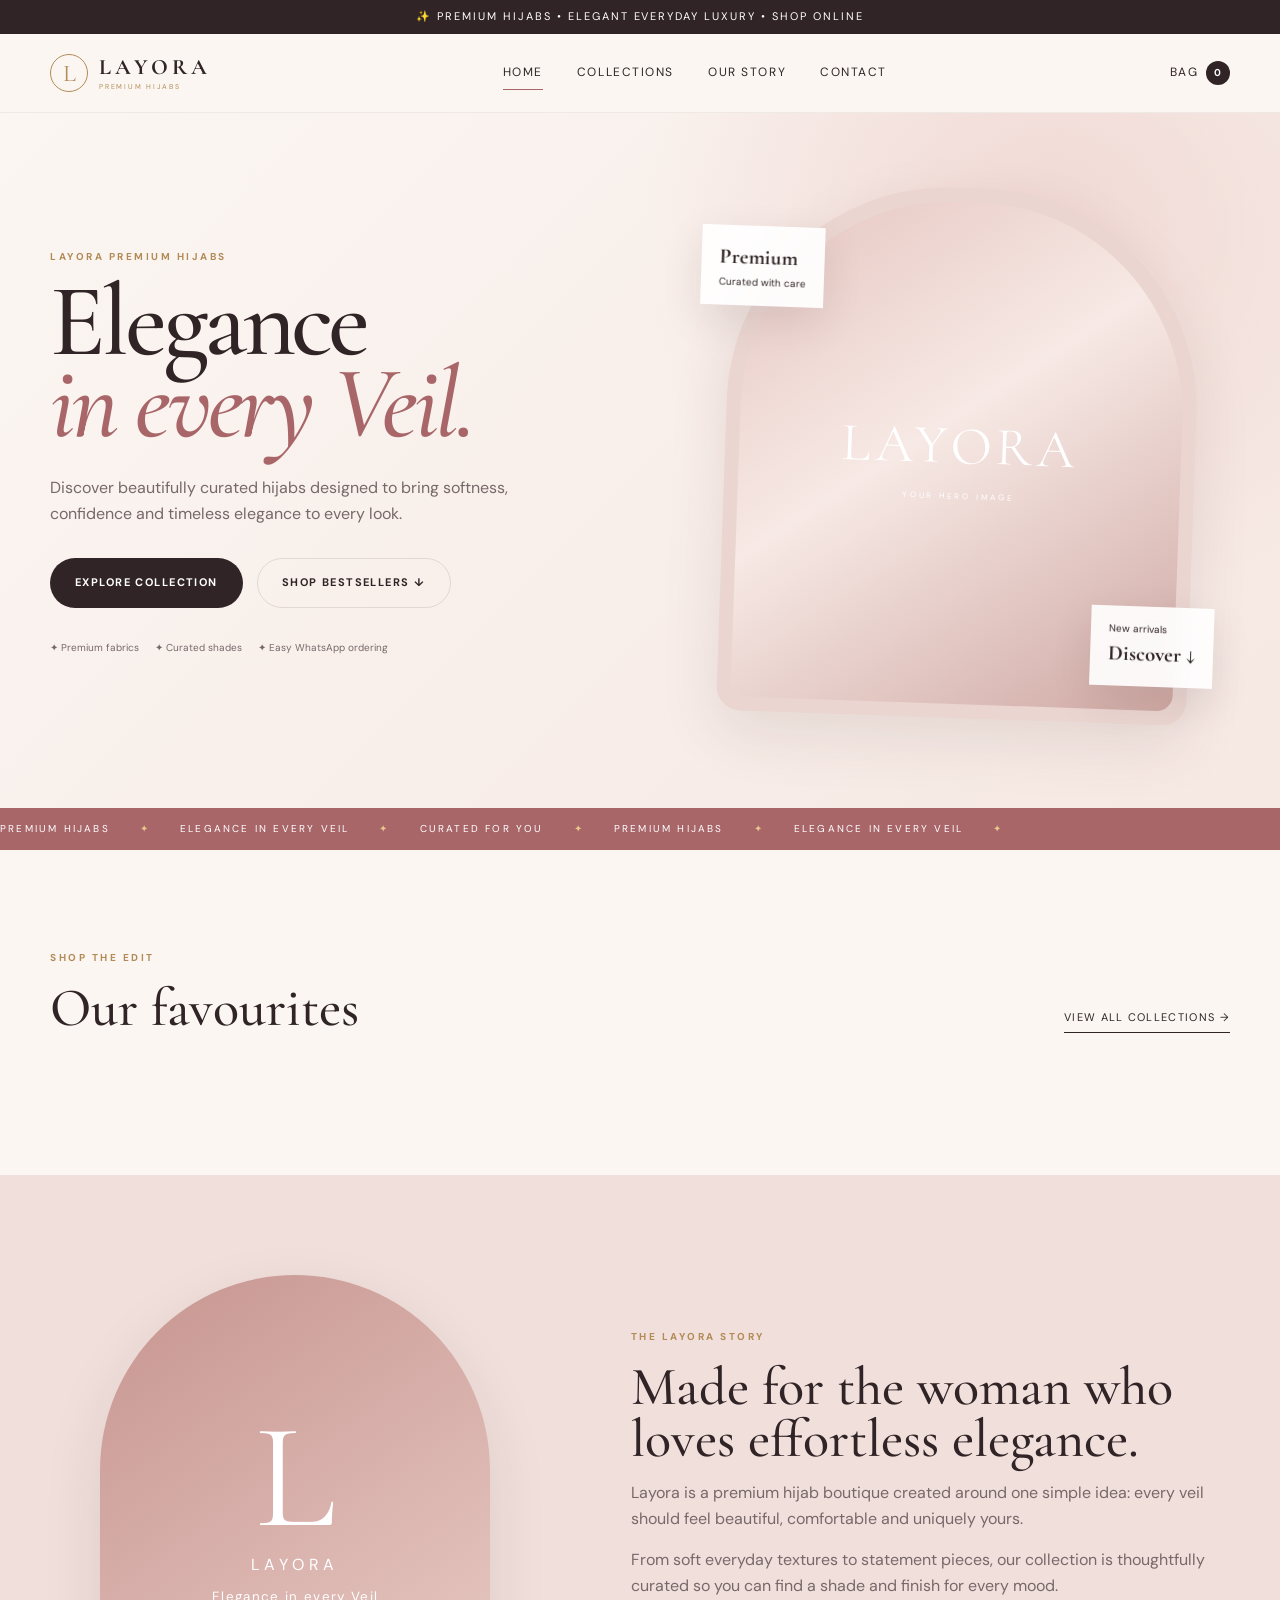
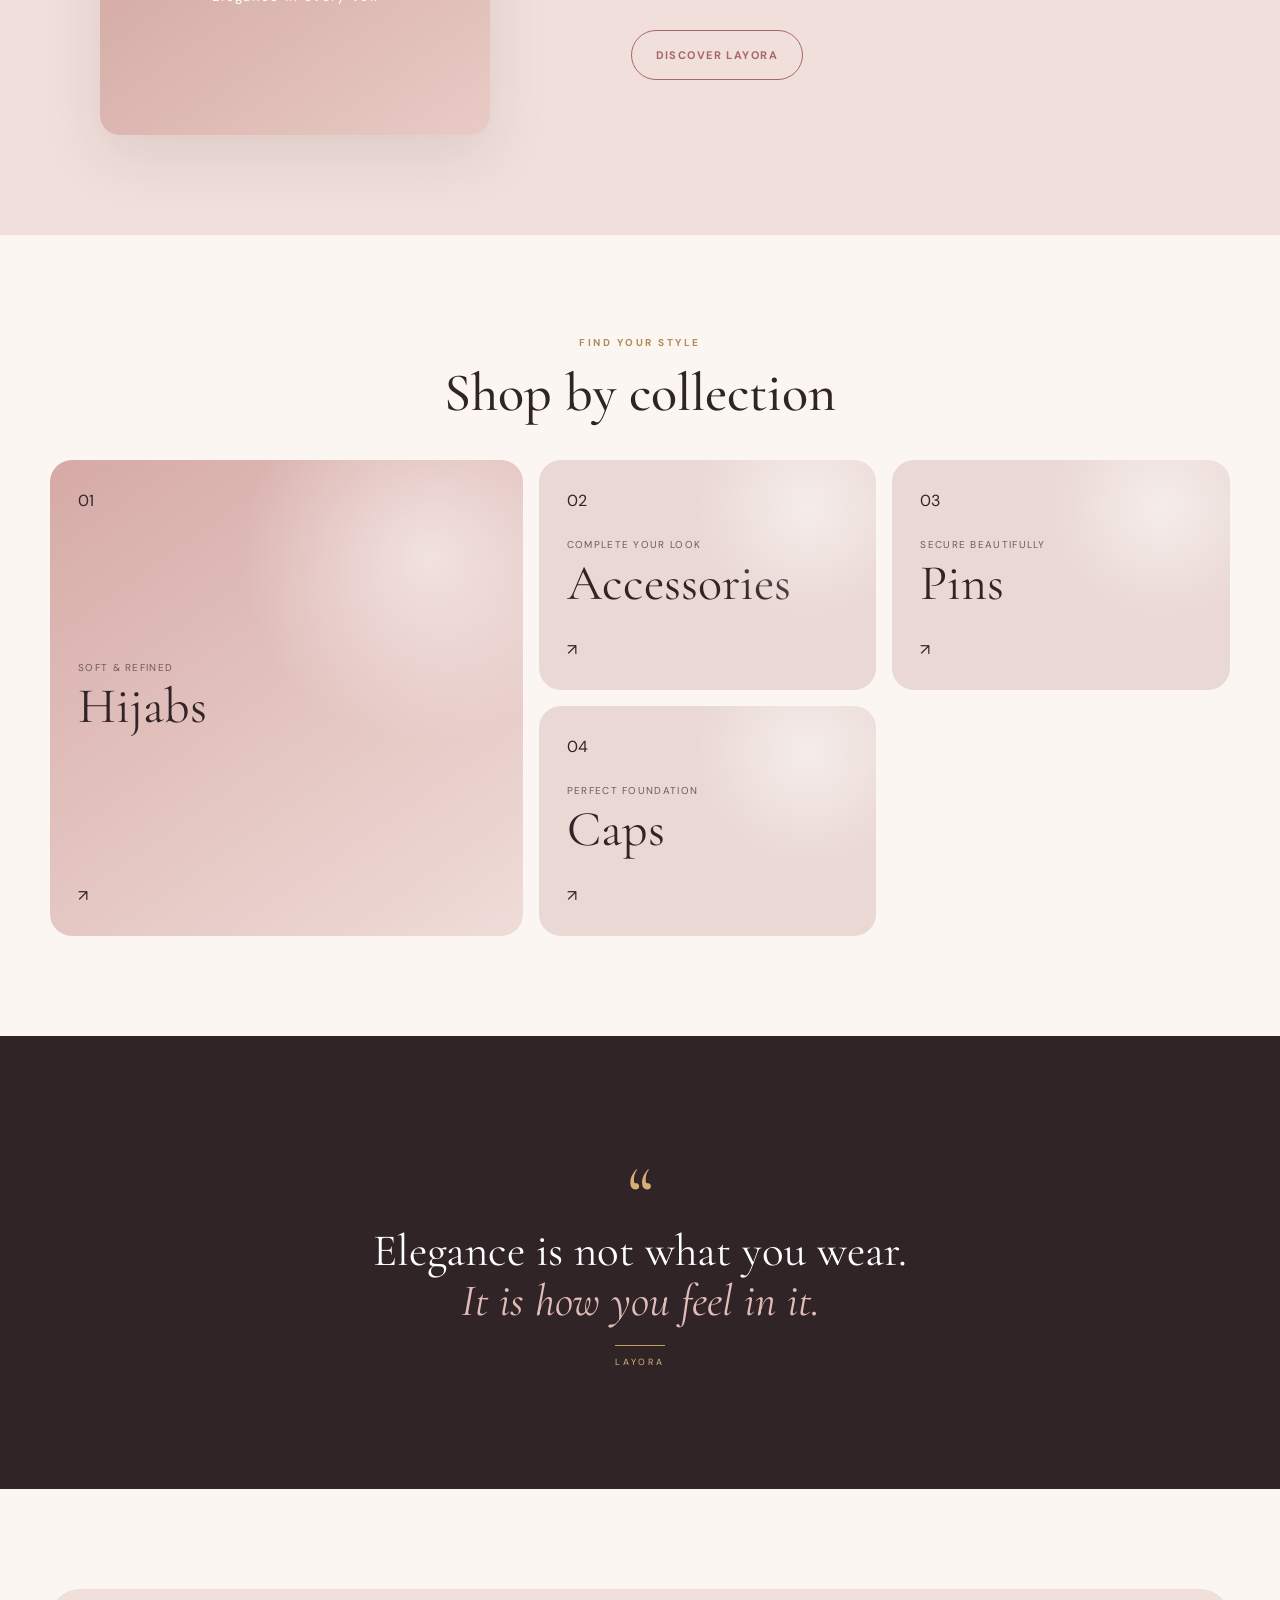
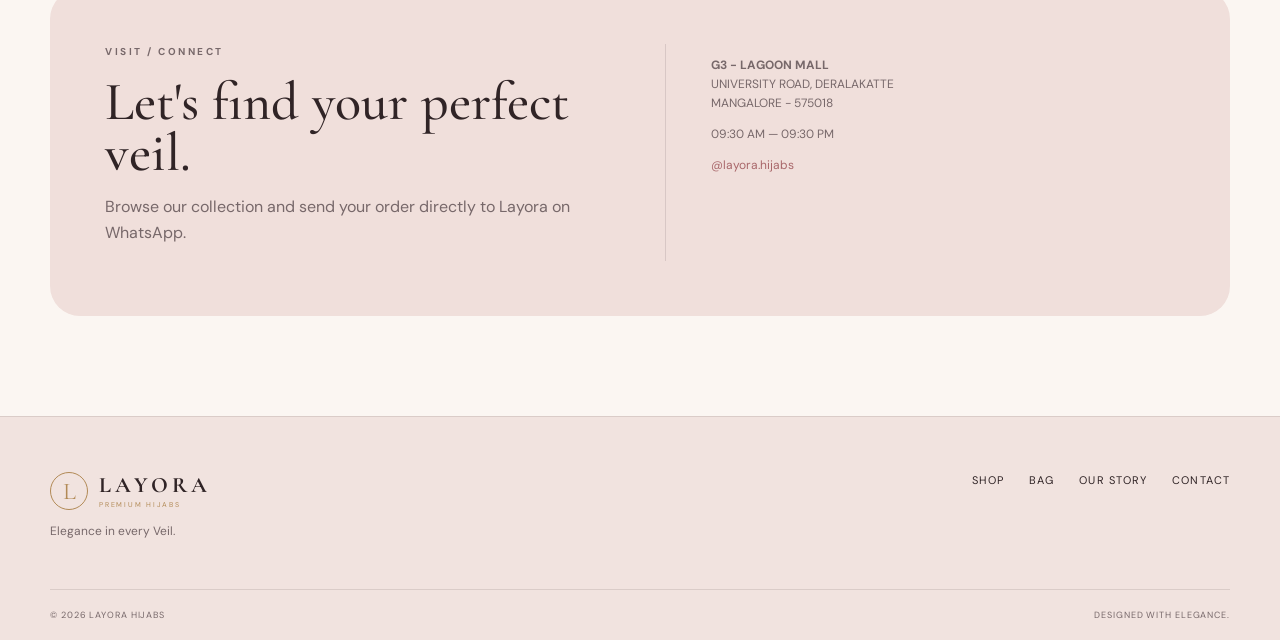
<file: index.html>
<!doctype html><html lang="en"><head><meta charset="utf-8"><meta name="viewport" content="width=device-width,initial-scale=1"><meta name="description" content="Layora Premium Hijabs — Elegance in every Veil."><title>Layora Hijabs | Elegance in every Veil</title><link rel="stylesheet" href="style.css"></head><body><header class="site-header"><div class="announcement-bar">✨ Premium Hijabs • Elegant Everyday Luxury • Shop Online</div><nav class="navbar container"><a class="brand" href="index.html"><span class="brand-mark">L</span><span class="brand-copy"><strong>LAYORA</strong><small>PREMIUM HIJABS</small></span></a><button class="nav-toggle"><span></span><span></span><span></span></button><div class="nav-links"><a class="active" href="index.html">Home</a><a href="collections.html">Collections</a><a href="#about">Our Story</a><a href="#contact">Contact</a></div><a class="header-cart" href="cart.html">Bag <b id="headerCartCount">0</b></a></nav></header><main><section class="hero-section"><div class="container hero-grid"><div class="hero-copy reveal"><p class="eyebrow">LAYORA PREMIUM HIJABS</p><h1>Elegance<br><em>in every Veil.</em></h1><p class="hero-text">Discover beautifully curated hijabs designed to bring softness, confidence and timeless elegance to every look.</p><div class="hero-actions"><a class="btn btn-primary" href="collections.html">Explore Collection</a><a class="btn btn-ghost" href="#featured">Shop Bestsellers ↓</a></div><div class="hero-trust"><span>✦ Premium fabrics</span><span>✦ Curated shades</span><span>✦ Easy WhatsApp ordering</span></div></div><div class="hero-visual reveal reveal-delay"><div class="hero-frame"><div class="hero-image-placeholder"><span>LAYORA</span><small>YOUR HERO IMAGE</small></div><div class="floating-card floating-card-top"><strong>Premium</strong><span>Curated with care</span></div><div class="floating-card floating-card-bottom"><span>New arrivals</span><strong>Discover ↓</strong></div></div></div></div></section><section class="marquee-strip"><div class="marquee-track"><span>PREMIUM HIJABS</span><i>✦</i><span>ELEGANCE IN EVERY VEIL</span><i>✦</i><span>CURATED FOR YOU</span><i>✦</i><span>PREMIUM HIJABS</span><i>✦</i><span>ELEGANCE IN EVERY VEIL</span><i>✦</i></div></section><section class="section" id="featured"><div class="container"><div class="section-heading"><div><p class="eyebrow">SHOP THE EDIT</p><h2>Our favourites</h2></div><a class="text-link" href="collections.html">View all collections →</a></div><div class="product-grid" id="featuredProducts"></div></div></section><section class="story-section" id="about"><div class="container story-grid"><div class="story-visual reveal"><div class="story-card"><span class="story-letter">L</span><p>LAYORA</p><small>Elegance in every Veil</small></div></div><div class="story-copy reveal"><p class="eyebrow">THE LAYORA STORY</p><h2>Made for the woman who loves effortless elegance.</h2><p>Layora is a premium hijab boutique created around one simple idea: every veil should feel beautiful, comfortable and uniquely yours.</p><p>From soft everyday textures to statement pieces, our collection is thoughtfully curated so you can find a shade and finish for every mood.</p><a class="btn btn-outline" href="collections.html">Discover Layora</a></div></div></section><section class="section"><div class="container"><div class="section-heading centered"><p class="eyebrow">FIND YOUR STYLE</p><h2>Shop by collection</h2></div><div class="category-grid"><a class="category-card category-card-large" href="collections.html?category=hijab"><span>01</span><div><p>Soft & refined</p><h3>Hijabs</h3></div><span>↗</span></a><a class="category-card" href="collections.html?category=accessories"><span>02</span><div><p>Complete your look</p><h3>Accessories</h3></div><span>↗</span></a><a class="category-card" href="collections.html?category=pins"><span>03</span><div><p>Secure beautifully</p><h3>Pins</h3></div><span>↗</span></a><a class="category-card" href="collections.html?category=caps"><span>04</span><div><p>Perfect foundation</p><h3>Caps</h3></div><span>↗</span></a></div></div></section><section class="quote-section"><div class="container quote-inner"><span class="quote-mark">“</span><blockquote>Elegance is not what you wear.<br><em>It is how you feel in it.</em></blockquote><span class="quote-line"></span><p>LAYORA</p></div></section><section class="section" id="contact"><div class="container contact-card"><div><p class="eyebrow">VISIT / CONNECT</p><h2>Let's find your perfect veil.</h2><p>Browse our collection and send your order directly to Layora on WhatsApp.</p></div><div class="contact-details"><p><strong>G3 - LAGOON MALL</strong><br>UNIVERSITY ROAD, DERALAKATTE<br>MANGALORE - 575018</p><p>09:30 AM — 09:30 PM</p><a href="https://instagram.com/layora.hijabs" target="_blank">@layora.hijabs</a></div></div></section></main><footer class="site-footer"><div class="container footer-main"><div class="footer-brand"><div class="brand"><span class="brand-mark">L</span><span class="brand-copy"><strong>LAYORA</strong><small>PREMIUM HIJABS</small></span></div><p>Elegance in every Veil.</p></div><div class="footer-links"><a href="collections.html">Shop</a><a href="cart.html">Bag</a><a href="#about">Our Story</a><a href="#contact">Contact</a></div></div><div class="container footer-bottom"><span>© <span id="currentYear">2026</span> Layora Hijabs</span><span>Designed with elegance.</span></div></footer><script src="products.js"></script><script src="script.js"></script></body></html>
</file>
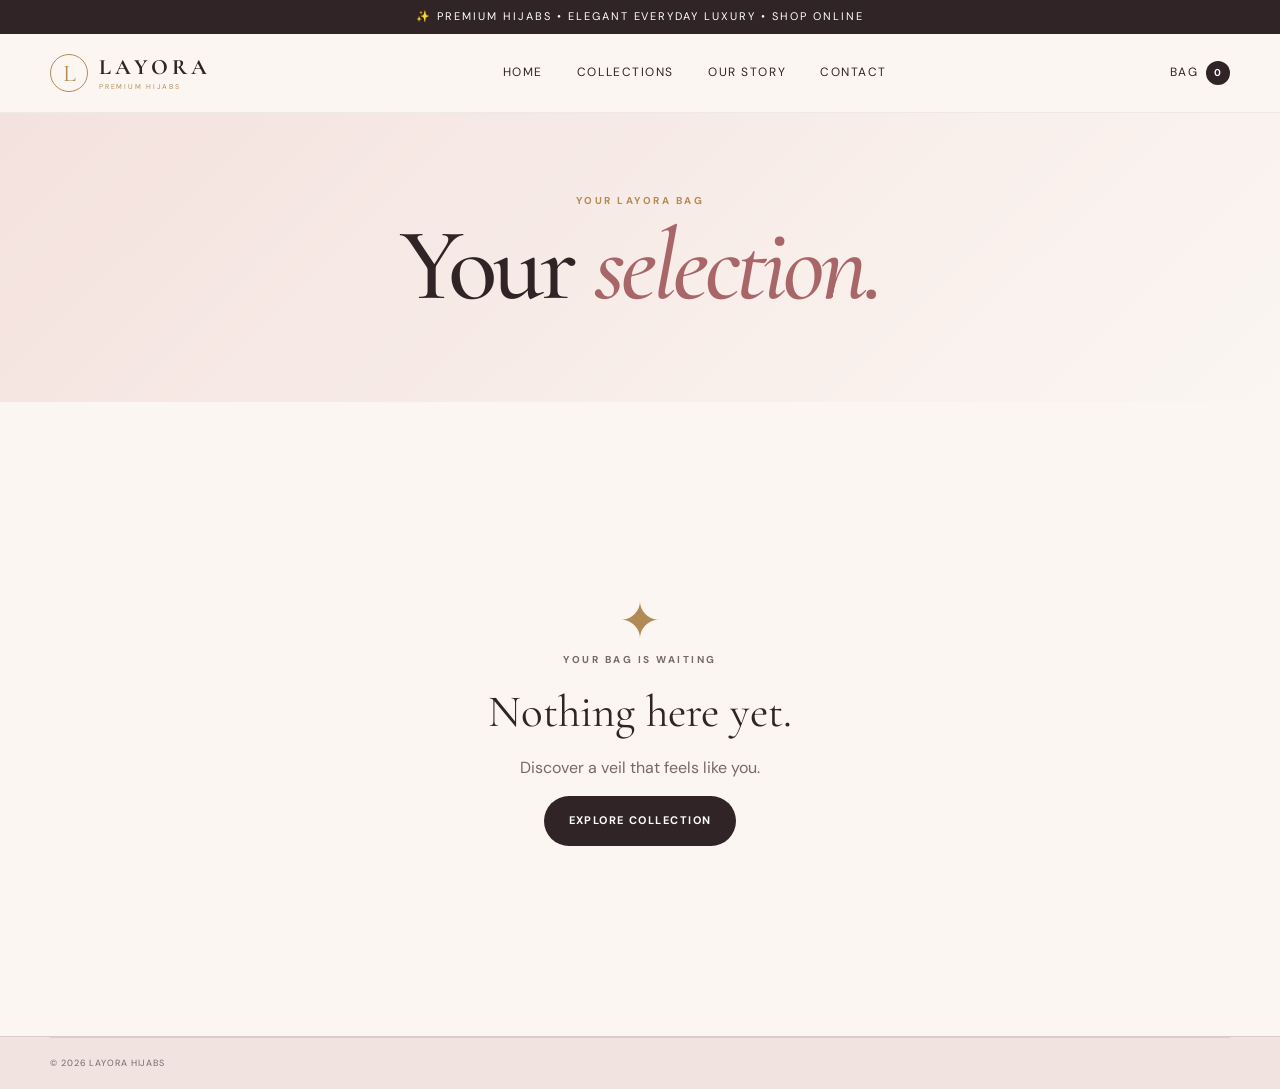
<file: cart.html>
<!doctype html><html lang="en"><head><meta charset="utf-8"><meta name="viewport" content="width=device-width,initial-scale=1"><title>Your Bag | Layora Hijabs</title><link rel="stylesheet" href="style.css"></head><body><header class="site-header"><div class="announcement-bar">✨ Premium Hijabs • Elegant Everyday Luxury • Shop Online</div><nav class="navbar container"><a class="brand" href="index.html"><span class="brand-mark">L</span><span class="brand-copy"><strong>LAYORA</strong><small>PREMIUM HIJABS</small></span></a><button class="nav-toggle"><span></span><span></span><span></span></button><div class="nav-links"><a href="index.html">Home</a><a href="collections.html">Collections</a><a href="index.html#about">Our Story</a><a href="index.html#contact">Contact</a></div><a class="header-cart" href="cart.html">Bag <b id="headerCartCount">0</b></a></nav></header><main><section class="page-hero compact"><div class="container reveal"><p class="eyebrow">YOUR LAYORA BAG</p><h1>Your <em>selection.</em></h1></div></section><section class="section"><div class="container"><div id="cartContent" class="cart-layout"><div class="cart-items-panel"><div class="cart-panel-heading"><h2>Your pieces</h2><span id="cartItemCount">0 items</span></div><div id="cartItems"></div></div><aside class="cart-summary"><p class="eyebrow">ORDER SUMMARY</p><h2>Almost yours.</h2><div class="summary-row"><span>Subtotal</span><strong id="cartSubtotal">₹0</strong></div><div class="summary-row"><span>Delivery</span><span>Confirmed on WhatsApp</span></div><div class="summary-total"><span>Total</span><strong id="cartTotal">₹0</strong></div><a class="btn btn-primary btn-wide" href="checkout.html">Continue to checkout</a><p class="summary-note">Your order will be confirmed personally through WhatsApp.</p></aside></div><div class="empty-cart hidden" id="emptyCart"><span class="empty-icon">✦</span><p class="eyebrow">YOUR BAG IS WAITING</p><h2>Nothing here yet.</h2><p>Discover a veil that feels like you.</p><a class="btn btn-primary" href="collections.html">Explore Collection</a></div></div></section></main><footer class="site-footer"><div class="container footer-bottom"><span>© <span id="currentYear">2026</span> Layora Hijabs</span></div></footer><script src="products.js"></script><script src="script.js"></script></body></html>
</file>
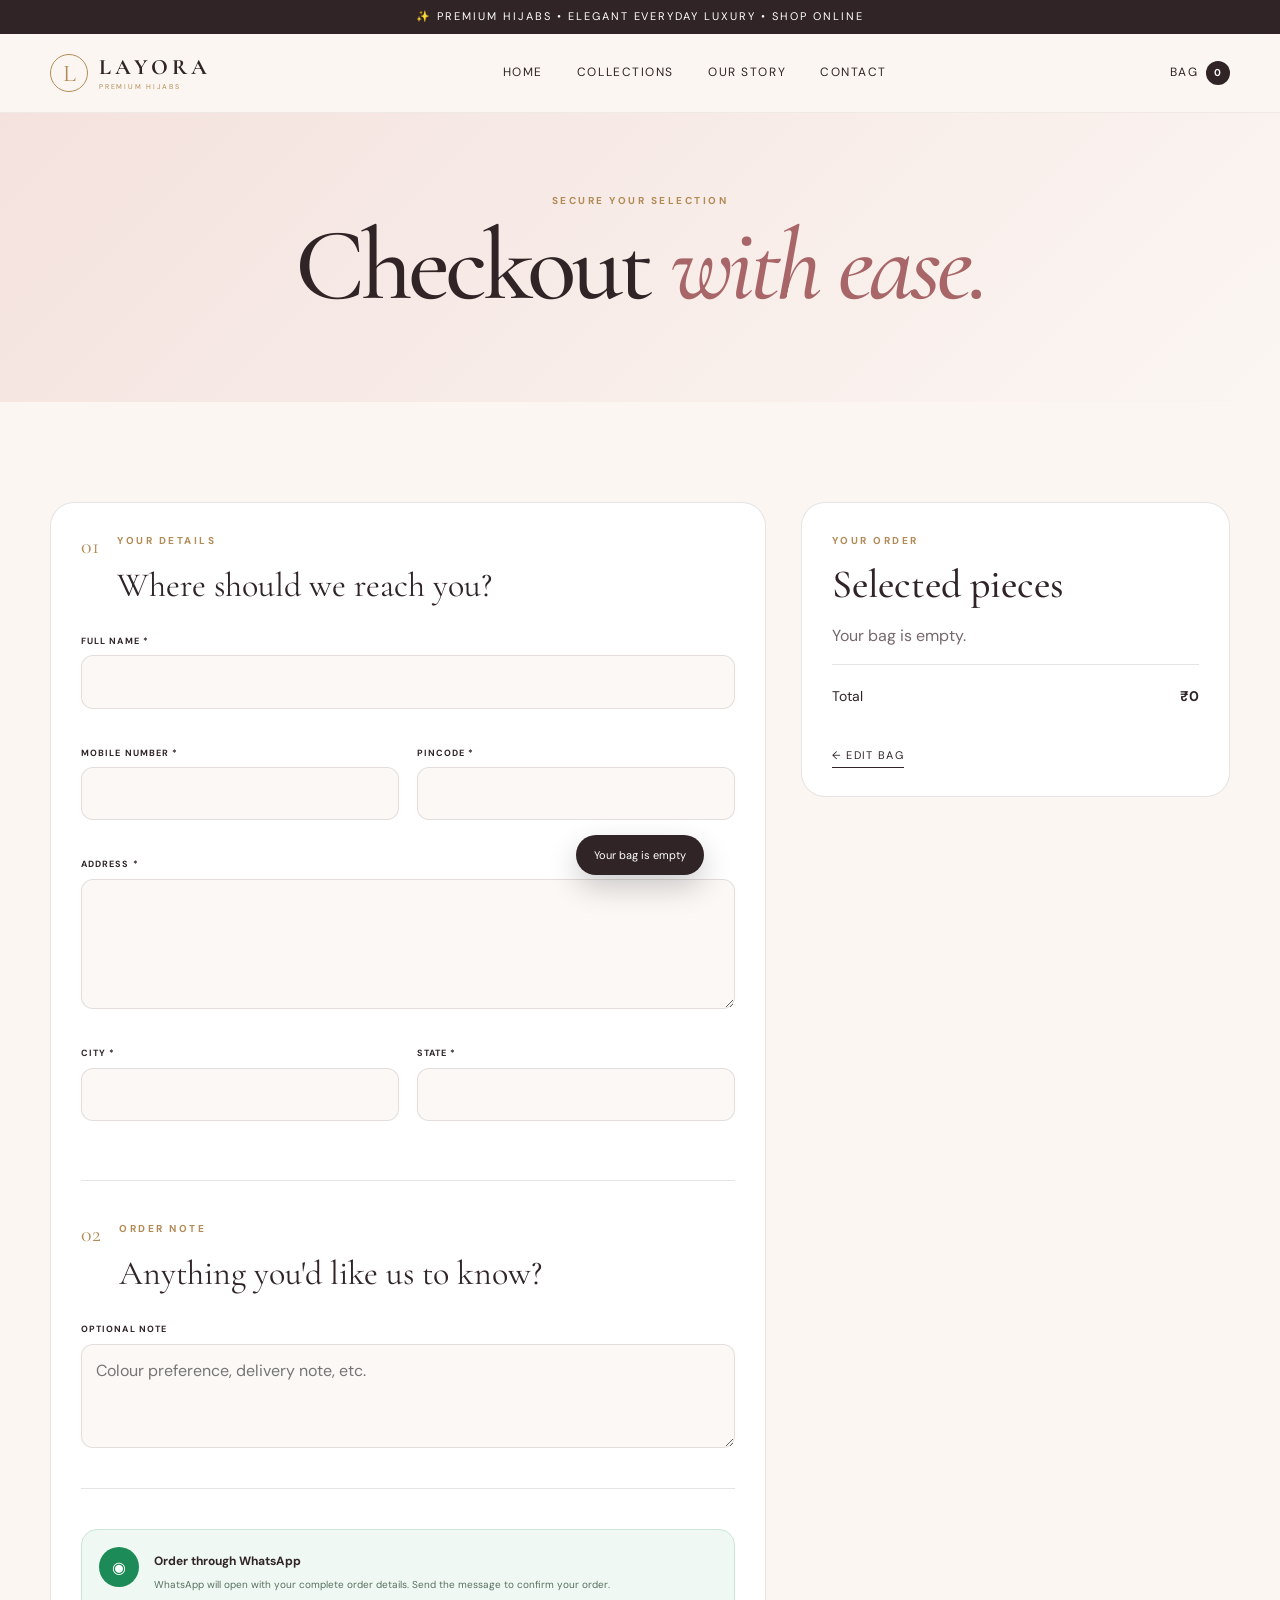
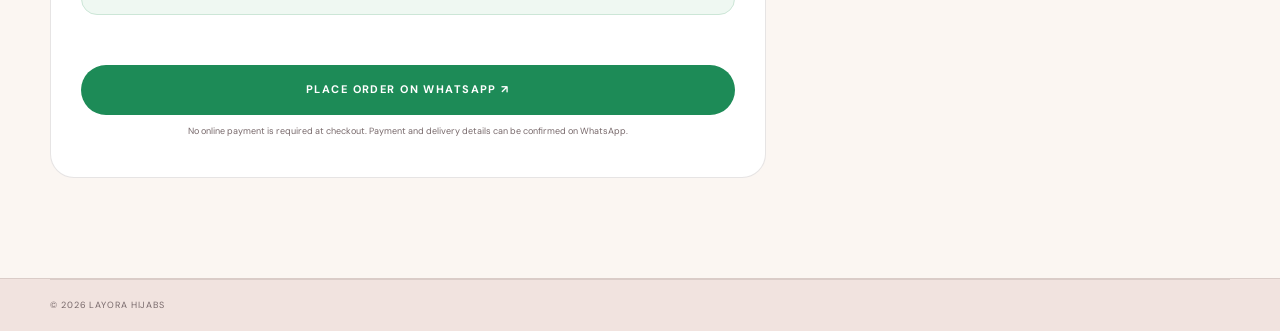
<file: checkout.html>
<!doctype html><html lang="en"><head><meta charset="utf-8"><meta name="viewport" content="width=device-width,initial-scale=1"><title>Checkout | Layora Hijabs</title><link rel="stylesheet" href="style.css"></head><body><header class="site-header"><div class="announcement-bar">✨ Premium Hijabs • Elegant Everyday Luxury • Shop Online</div><nav class="navbar container"><a class="brand" href="index.html"><span class="brand-mark">L</span><span class="brand-copy"><strong>LAYORA</strong><small>PREMIUM HIJABS</small></span></a><button class="nav-toggle"><span></span><span></span><span></span></button><div class="nav-links"><a href="index.html">Home</a><a href="collections.html">Collections</a><a href="index.html#about">Our Story</a><a href="index.html#contact">Contact</a></div><a class="header-cart" href="cart.html">Bag <b id="headerCartCount">0</b></a></nav></header><main><section class="page-hero compact"><div class="container reveal"><p class="eyebrow">SECURE YOUR SELECTION</p><h1>Checkout <em>with ease.</em></h1></div></section><section class="section"><div class="container checkout-layout"><form class="checkout-form" id="checkoutForm" novalidate><div class="form-section"><div class="form-heading"><span>01</span><div><p class="eyebrow">YOUR DETAILS</p><h2>Where should we reach you?</h2></div></div><div class="form-grid"><label class="field full"><span>Full name *</span><input id="customerName" required><small class="field-error" data-error-for="customerName"></small></label><label class="field"><span>Mobile number *</span><input id="customerPhone" inputmode="numeric" maxlength="10" required><small class="field-error" data-error-for="customerPhone"></small></label><label class="field"><span>Pincode *</span><input id="customerPincode" inputmode="numeric" maxlength="6" required><small class="field-error" data-error-for="customerPincode"></small></label><label class="field full"><span>Address *</span><textarea id="customerAddress" rows="4" required></textarea><small class="field-error" data-error-for="customerAddress"></small></label><label class="field"><span>City *</span><input id="customerCity" required><small class="field-error" data-error-for="customerCity"></small></label><label class="field"><span>State *</span><input id="customerState" required><small class="field-error" data-error-for="customerState"></small></label></div></div><div class="form-section"><div class="form-heading"><span>02</span><div><p class="eyebrow">ORDER NOTE</p><h2>Anything you'd like us to know?</h2></div></div><label class="field full"><span>Optional note</span><textarea id="customerNote" rows="3" placeholder="Colour preference, delivery note, etc."></textarea></label></div><div class="form-section whatsapp-confirm"><div class="whatsapp-icon">◉</div><div><strong>Order through WhatsApp</strong><p>WhatsApp will open with your complete order details. Send the message to confirm your order.</p></div></div><button class="btn btn-whatsapp btn-wide checkout-submit" type="submit">Place order on WhatsApp ↗</button><p class="checkout-disclaimer">No online payment is required at checkout. Payment and delivery details can be confirmed on WhatsApp.</p></form><aside class="checkout-summary"><div class="checkout-summary-sticky"><p class="eyebrow">YOUR ORDER</p><h2>Selected pieces</h2><div id="checkoutItems"></div><div class="summary-total"><span>Total</span><strong id="checkoutTotal">₹0</strong></div><a class="text-link" href="cart.html">← Edit bag</a></div></aside></div></section></main><footer class="site-footer"><div class="container footer-bottom"><span>© <span id="currentYear">2026</span> Layora Hijabs</span></div></footer><script src="products.js"></script><script src="script.js"></script></body></html>
</file>
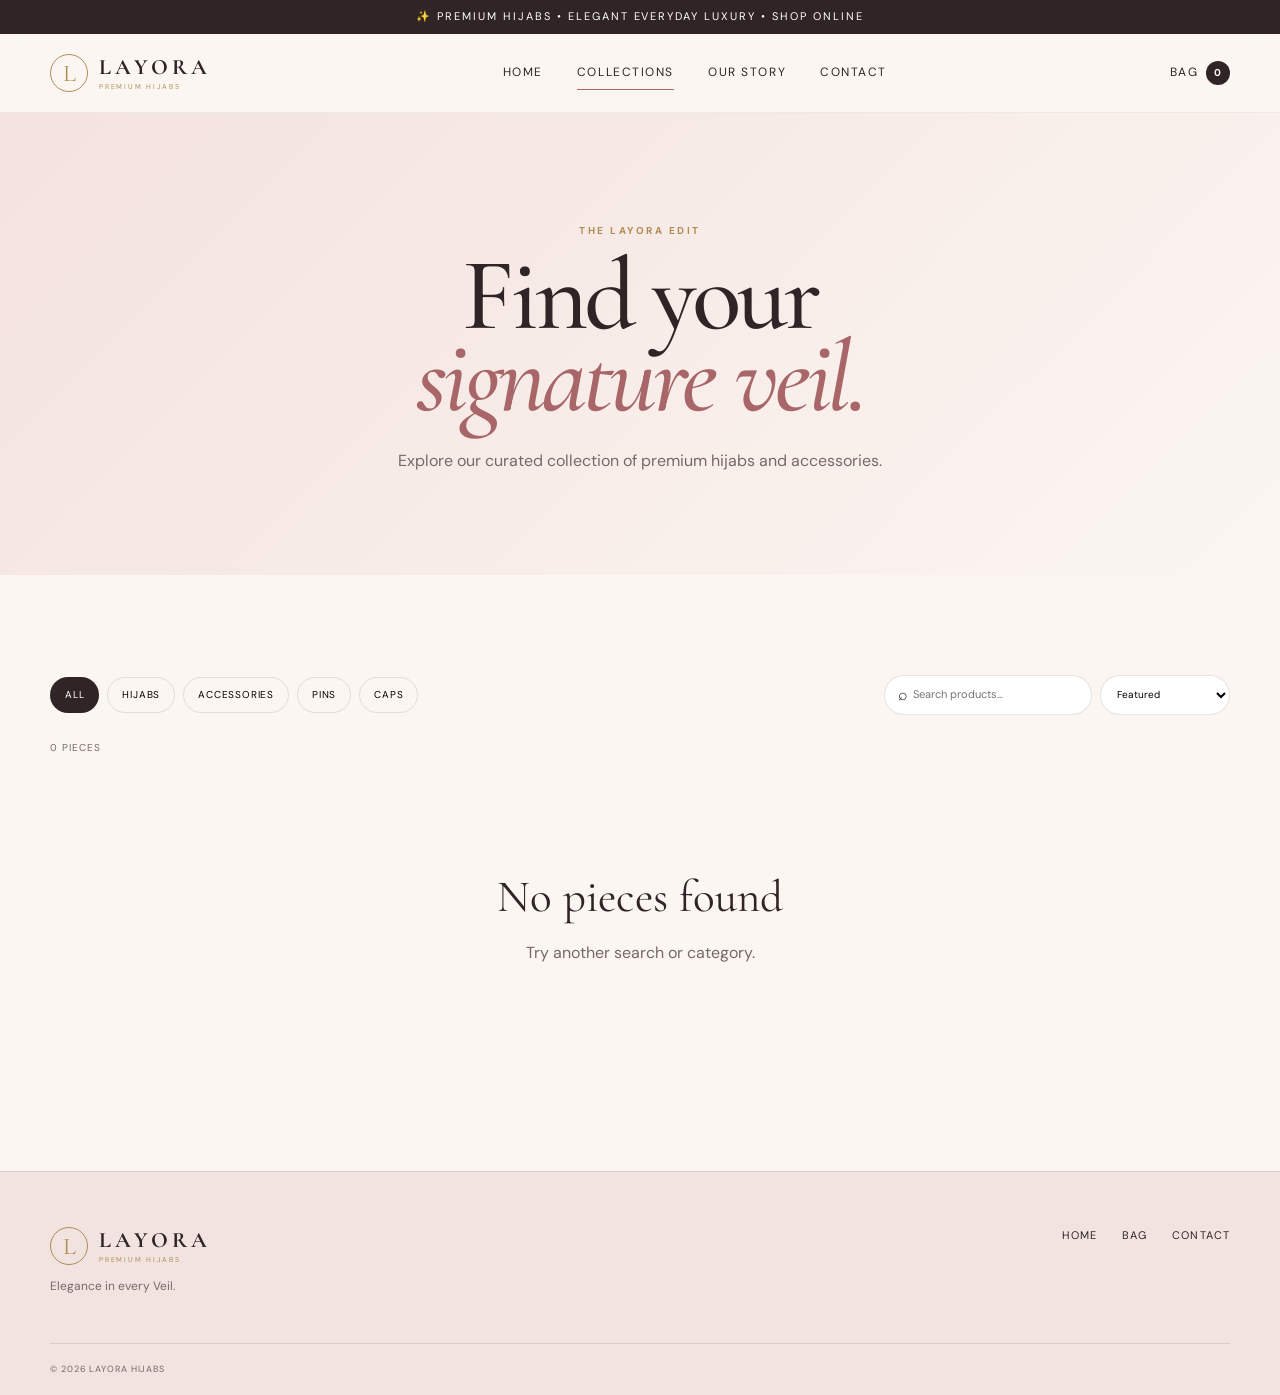
<file: collections.html>
<!doctype html><html lang="en"><head><meta charset="utf-8"><meta name="viewport" content="width=device-width,initial-scale=1"><title>Collections | Layora Hijabs</title><link rel="stylesheet" href="style.css"></head><body><header class="site-header"><div class="announcement-bar">✨ Premium Hijabs • Elegant Everyday Luxury • Shop Online</div><nav class="navbar container"><a class="brand" href="index.html"><span class="brand-mark">L</span><span class="brand-copy"><strong>LAYORA</strong><small>PREMIUM HIJABS</small></span></a><button class="nav-toggle"><span></span><span></span><span></span></button><div class="nav-links"><a href="index.html">Home</a><a class="active" href="collections.html">Collections</a><a href="index.html#about">Our Story</a><a href="index.html#contact">Contact</a></div><a class="header-cart" href="cart.html">Bag <b id="headerCartCount">0</b></a></nav></header><main><section class="page-hero"><div class="container reveal"><p class="eyebrow">THE LAYORA EDIT</p><h1>Find your<br><em>signature veil.</em></h1><p>Explore our curated collection of premium hijabs and accessories.</p></div></section><section class="section"><div class="container"><div class="shop-toolbar"><div class="filter-pills" id="categoryFilters"><button class="filter-pill active" data-category="all">All</button><button class="filter-pill" data-category="hijab">Hijabs</button><button class="filter-pill" data-category="accessories">Accessories</button><button class="filter-pill" data-category="pins">Pins</button><button class="filter-pill" data-category="caps">Caps</button></div><div class="shop-tools"><label class="search-box">⌕ <input id="productSearch" type="search" placeholder="Search products..."></label><select id="sortProducts"><option value="featured">Featured</option><option value="price-low">Price: Low to high</option><option value="price-high">Price: High to low</option><option value="name">Name</option></select></div></div><div class="shop-count"><span id="productCount">0</span> pieces</div><div class="product-grid" id="collectionProducts"></div><div class="empty-state hidden" id="noProducts"><h3>No pieces found</h3><p>Try another search or category.</p></div></div></section></main><footer class="site-footer"><div class="container footer-main"><div class="footer-brand"><div class="brand"><span class="brand-mark">L</span><span class="brand-copy"><strong>LAYORA</strong><small>PREMIUM HIJABS</small></span></div><p>Elegance in every Veil.</p></div><div class="footer-links"><a href="index.html">Home</a><a href="cart.html">Bag</a><a href="index.html#contact">Contact</a></div></div><div class="container footer-bottom"><span>© <span id="currentYear">2026</span> Layora Hijabs</span></div></footer><script src="products.js"></script><script src="script.js"></script></body></html>
</file>
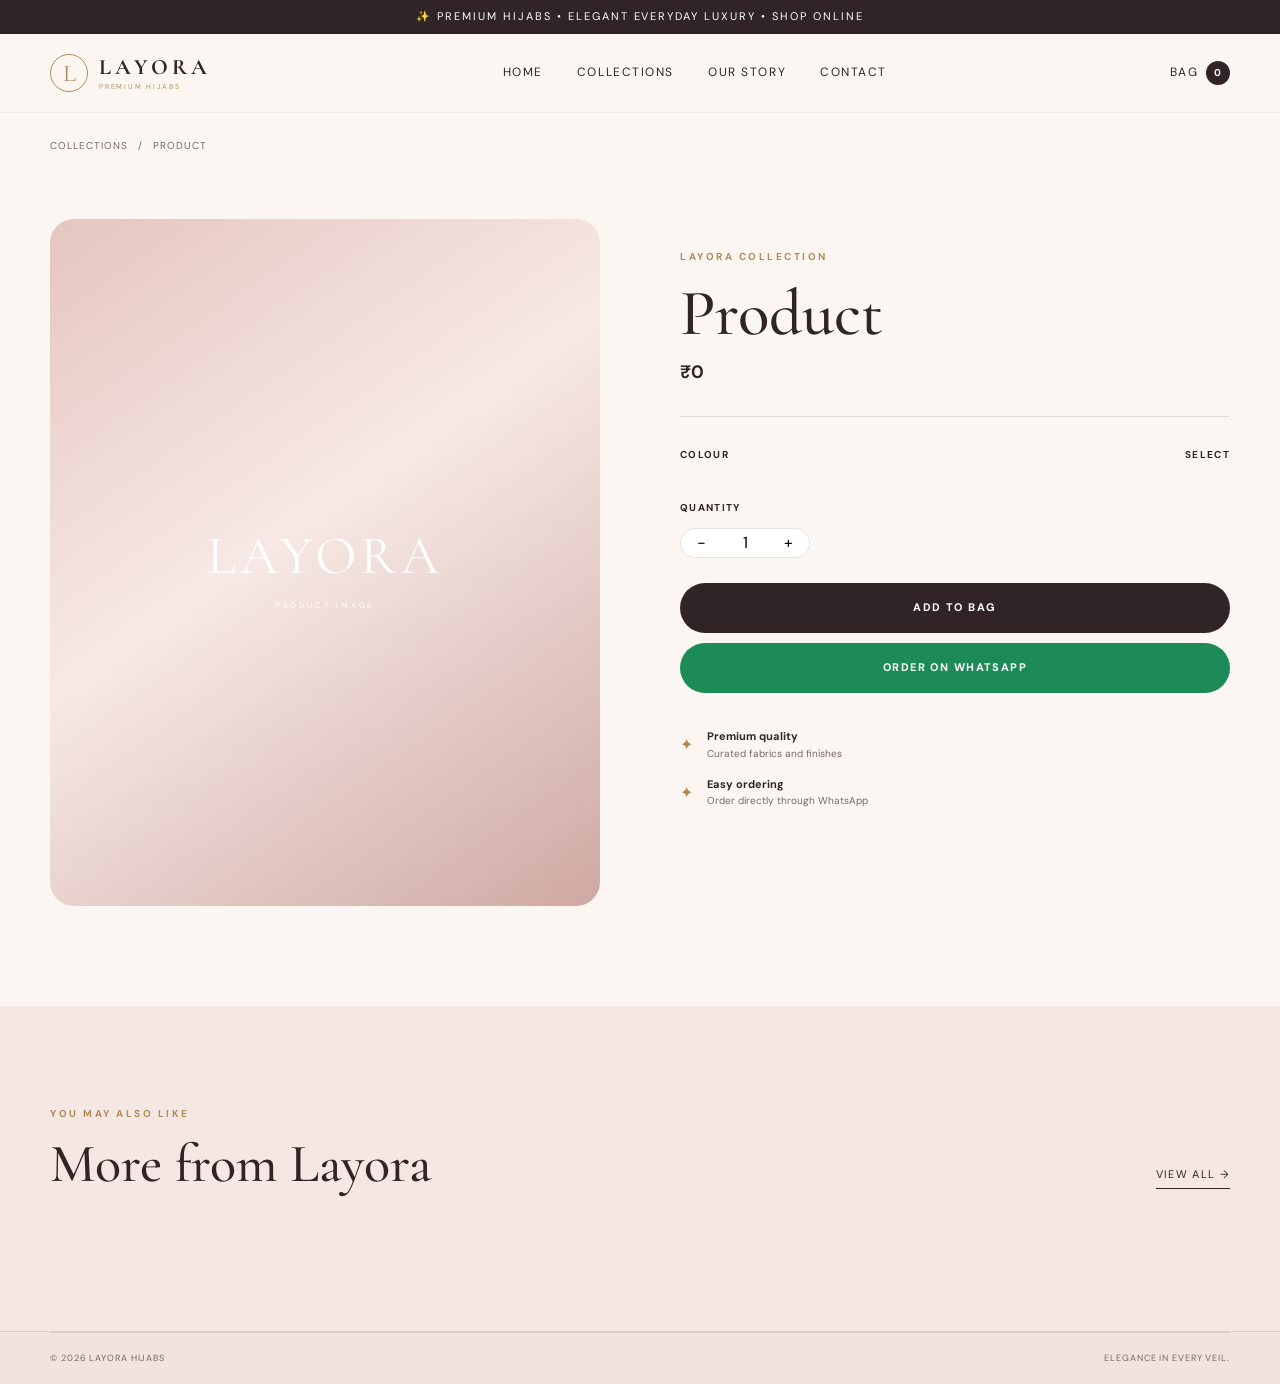
<file: product.html>
<!doctype html><html lang="en"><head><meta charset="utf-8"><meta name="viewport" content="width=device-width,initial-scale=1"><title>Product | Layora Hijabs</title><link rel="stylesheet" href="style.css"></head><body><header class="site-header"><div class="announcement-bar">✨ Premium Hijabs • Elegant Everyday Luxury • Shop Online</div><nav class="navbar container"><a class="brand" href="index.html"><span class="brand-mark">L</span><span class="brand-copy"><strong>LAYORA</strong><small>PREMIUM HIJABS</small></span></a><button class="nav-toggle"><span></span><span></span><span></span></button><div class="nav-links"><a href="index.html">Home</a><a href="collections.html">Collections</a><a href="index.html#about">Our Story</a><a href="index.html#contact">Contact</a></div><a class="header-cart" href="cart.html">Bag <b id="headerCartCount">0</b></a></nav></header><main><div class="container breadcrumbs"><a href="collections.html">Collections</a><span>/</span><span id="breadcrumbName">Product</span></div><section class="product-detail-section"><div class="container product-detail-grid" id="productDetail"><div class="product-detail-media"><div class="detail-image-placeholder" id="productImage"><span>LAYORA</span><small>PRODUCT IMAGE</small></div></div><div class="product-detail-copy"><p class="eyebrow" id="productCategory">LAYORA COLLECTION</p><h1 id="productName">Product</h1><div class="detail-price" id="productPrice">₹0</div><p class="detail-description" id="productDescription"></p><div class="detail-divider"></div><div class="option-group"><label>Colour <span id="selectedColourLabel">Select</span></label><div class="colour-options" id="colourOptions"></div><div class="custom-colour-wrap hidden" id="customColourWrap"><input id="customColour" type="text" placeholder="Type your colour"></div></div><div class="option-group"><label>Quantity</label><div class="quantity-control"><button data-qty-action="minus">−</button><input id="productQuantity" value="1" readonly><button data-qty-action="plus">+</button></div></div><div class="detail-actions"><button class="btn btn-primary btn-wide" id="addToCartButton">Add to Bag</button><a class="btn btn-whatsapp btn-wide" id="directWhatsAppButton" href="#">Order on WhatsApp</a></div><div class="product-notes"><div><span>✦</span><p><strong>Premium quality</strong><small>Curated fabrics and finishes</small></p></div><div><span>✦</span><p><strong>Easy ordering</strong><small>Order directly through WhatsApp</small></p></div></div></div></div></section><section class="section related-section"><div class="container"><div class="section-heading"><div><p class="eyebrow">YOU MAY ALSO LIKE</p><h2>More from Layora</h2></div><a class="text-link" href="collections.html">View all →</a></div><div class="product-grid" id="relatedProducts"></div></div></section></main><footer class="site-footer"><div class="container footer-bottom"><span>© <span id="currentYear">2026</span> Layora Hijabs</span><span>Elegance in every Veil.</span></div></footer><script src="products.js"></script><script src="script.js"></script></body></html>
</file>
<file: style.css>
@import url('https://fonts.googleapis.com/css2?family=Cormorant+Garamond:wght@400;500;600;700&family=DM+Sans:wght@400;500;600;700&display=swap');

:root{
 --cream:#fbf6f2;--blush:#f5e4df;--rose:#d9a7a2;--rose-deep:#a86669;--gold:#b28a56;
 --ink:#302426;--muted:#77686a;--white:#fff;--line:rgba(48,36,38,.12);
 --shadow:0 22px 60px rgba(66,40,42,.10);--radius:24px;
}
*{box-sizing:border-box}html{scroll-behavior:smooth}body{margin:0;background:var(--cream);color:var(--ink);font-family:"DM Sans",sans-serif;line-height:1.6}
a{color:inherit;text-decoration:none}button,input,textarea,select{font:inherit}button{cursor:pointer}
.container{width:min(1180px,calc(100% - 40px));margin:auto}.announcement-bar{background:var(--ink);color:#fff;text-align:center;padding:8px 12px;font-size:11px;letter-spacing:.18em;text-transform:uppercase}
.site-header{position:sticky;top:0;z-index:50;background:rgba(251,246,242,.88);backdrop-filter:blur(18px);border-bottom:1px solid rgba(48,36,38,.06)}
.navbar{height:78px;display:flex;align-items:center;justify-content:space-between;gap:30px}.brand{display:flex;align-items:center;gap:11px;min-width:170px}.brand-mark{width:38px;height:38px;border:1px solid var(--gold);border-radius:50%;display:grid;place-items:center;font-family:"Cormorant Garamond";font-size:24px;color:var(--gold)}.brand-copy{display:flex;flex-direction:column;line-height:1}.brand-copy strong{font-family:"Cormorant Garamond";font-size:22px;letter-spacing:.18em}.brand-copy small{font-size:7px;letter-spacing:.25em;margin-top:5px;color:var(--gold)}
.nav-links{display:flex;gap:34px;font-size:12px;text-transform:uppercase;letter-spacing:.13em}.nav-links a{position:relative;padding:8px 0}.nav-links a:after{content:"";position:absolute;left:0;bottom:0;width:0;height:1px;background:var(--rose-deep);transition:.3s}.nav-links a:hover:after,.nav-links a.active:after{width:100%}
.header-cart{display:flex;align-items:center;gap:8px;font-size:12px;text-transform:uppercase;letter-spacing:.12em}.header-cart b{display:grid;place-items:center;width:24px;height:24px;border-radius:50%;background:var(--ink);color:#fff;font-size:10px}
.nav-toggle{display:none;background:none;border:0;padding:8px}.nav-toggle span{display:block;width:24px;height:1px;background:var(--ink);margin:5px}
.hero-section{position:relative;min-height:650px;overflow:hidden;padding:75px 0 90px;background:radial-gradient(circle at 82% 18%,#f0d8d4 0,transparent 34%),linear-gradient(135deg,#fbf6f2,#f6e8e3)}
.hero-grid{display:grid;grid-template-columns:1fr .95fr;align-items:center;gap:70px}.eyebrow{font-size:10px;letter-spacing:.25em;text-transform:uppercase;color:var(--gold);font-weight:700;margin:0 0 16px}.hero-copy h1,.page-hero h1{font-family:"Cormorant Garamond";font-weight:500;font-size:clamp(65px,8vw,112px);line-height:.8;margin:0 0 30px;letter-spacing:-.04em}.hero-copy h1 em,.page-hero h1 em{color:var(--rose-deep);font-style:italic}.hero-text{max-width:520px;color:var(--muted);font-size:16px}.hero-actions{display:flex;gap:14px;margin:32px 0}.btn{display:inline-flex;align-items:center;justify-content:center;gap:12px;min-height:50px;padding:0 24px;border:1px solid transparent;border-radius:999px;font-size:11px;text-transform:uppercase;letter-spacing:.13em;font-weight:700;transition:.3s;position:relative;overflow:hidden}.btn:hover{transform:translateY(-2px);box-shadow:0 12px 28px rgba(80,45,48,.12)}.btn-primary{background:var(--ink);color:#fff}.btn-ghost{border-color:var(--line)}.btn-outline{border-color:var(--rose-deep);color:var(--rose-deep)}.btn-whatsapp{background:#1d8b57;color:#fff}.btn-wide{width:100%}.hero-trust{display:flex;flex-wrap:wrap;gap:16px;color:var(--muted);font-size:10px}.hero-visual{display:flex;justify-content:center}.hero-frame{width:min(470px,100%);height:530px;background:#ead5d1;border-radius:220px 220px 24px 24px;position:relative;padding:14px;box-shadow:var(--shadow);transform:rotate(2deg)}.hero-image-placeholder,.detail-image-placeholder{height:100%;width:100%;border-radius:210px 210px 16px 16px;background:linear-gradient(145deg,#e5c5c0,#f7e9e5 45%,#cfa8a3);display:flex;flex-direction:column;align-items:center;justify-content:center;color:#fff;letter-spacing:.28em}.hero-image-placeholder span,.detail-image-placeholder span{font-family:"Cormorant Garamond";font-size:54px}.hero-image-placeholder small,.detail-image-placeholder small{font-size:8px;letter-spacing:.35em}.floating-card{position:absolute;background:rgba(255,255,255,.9);backdrop-filter:blur(10px);padding:15px 18px;display:flex;flex-direction:column;box-shadow:0 15px 40px rgba(50,30,30,.1);font-size:10px}.floating-card strong{font-family:"Cormorant Garamond";font-size:21px}.floating-card-top{top:45px;left:-30px}.floating-card-bottom{bottom:38px;right:-25px}
.marquee-strip{overflow:hidden;background:var(--rose-deep);color:#fff;padding:13px 0}.marquee-track{width:max-content;display:flex;gap:30px;align-items:center;animation:marquee 25s linear infinite;font-size:10px;letter-spacing:.22em}.marquee-track i{font-style:normal;color:#e8c58d}@keyframes marquee{to{transform:translateX(-50%)}}
.section{padding:100px 0}.section-heading{display:flex;align-items:end;justify-content:space-between;gap:25px;margin-bottom:42px}.section-heading h2,.story-copy h2,.contact-card h2,.cart-summary h2,.checkout-summary h2{font-family:"Cormorant Garamond";font-size:54px;line-height:.95;font-weight:500;margin:0}.centered{display:block;text-align:center}
.text-link{font-size:11px;text-transform:uppercase;letter-spacing:.12em;border-bottom:1px solid var(--ink);padding-bottom:5px}
.product-grid{display:grid;grid-template-columns:repeat(4,1fr);gap:24px}.product-card{position:relative;min-width:0}.product-media{aspect-ratio:4/5;border-radius:18px;background:#ead8d4;position:relative;overflow:hidden;margin-bottom:16px}.product-image{width:100%;height:100%;object-fit:cover;display:block;transition:transform .6s}.product-card:hover .product-image{transform:scale(1.04)}.product-placeholder{height:100%;display:grid;place-items:center;background:linear-gradient(145deg,#e7cfca,#f8ece8);color:#fff;font-family:"Cormorant Garamond";font-size:35px}.product-placeholder small{display:block;font:8px "DM Sans";letter-spacing:.3em}.product-badge{position:absolute;top:12px;left:12px;background:#fff;padding:6px 9px;border-radius:20px;font-size:8px;letter-spacing:.12em;text-transform:uppercase}.quick-add{position:absolute;right:12px;bottom:12px;width:42px;height:42px;border:0;border-radius:50%;background:#fff;color:var(--ink);box-shadow:0 8px 25px #0001;opacity:0;transform:translateY(8px);transition:.3s}.product-card:hover .quick-add{opacity:1;transform:none}.product-meta{display:flex;justify-content:space-between;gap:10px}.product-meta h3{font-family:"Cormorant Garamond";font-size:21px;font-weight:600;margin:0}.product-meta p{font-size:10px;color:var(--muted);margin:5px 0}.product-price{font-size:13px;font-weight:700;white-space:nowrap}.story-section{background:#f0dfdb;padding:100px 0}.story-grid{display:grid;grid-template-columns:.9fr 1.1fr;gap:90px;align-items:center}.story-visual{display:flex;justify-content:center}.story-card{width:390px;height:460px;background:linear-gradient(145deg,#c79590,#e9cbc5);border-radius:200px 200px 20px 20px;display:flex;flex-direction:column;align-items:center;justify-content:center;color:#fff;box-shadow:var(--shadow)}.story-letter{font:150px "Cormorant Garamond";line-height:1}.story-card p{letter-spacing:.3em;margin:0}.story-card small{letter-spacing:.1em;margin-top:8px}.story-copy p:not(.eyebrow){color:var(--muted);max-width:600px}.story-copy .btn{margin-top:16px}
.category-grid{display:grid;grid-template-columns:1.4fr 1fr 1fr;grid-template-rows:230px 230px;gap:16px}.category-card{background:#ead8d4;border-radius:22px;padding:28px;display:flex;flex-direction:column;justify-content:space-between;position:relative;overflow:hidden;transition:.4s}.category-card:hover{transform:translateY(-5px);box-shadow:var(--shadow)}.category-card:before{content:"";position:absolute;inset:0;background:radial-gradient(circle at 80% 20%,#fff8,transparent 35%)}.category-card-large{grid-row:span 2;background:linear-gradient(145deg,#d6aaa6,#efdcd8)}.category-number{font-size:9px;letter-spacing:.18em}.category-card p{font-size:10px;text-transform:uppercase;letter-spacing:.13em;margin:0;color:#70595a}.category-card h3{font:50px "Cormorant Garamond";margin:0}.category-arrow{position:absolute;right:25px;bottom:25px;font-size:25px}
.quote-section{padding:110px 0;background:var(--ink);color:#fff;text-align:center}.quote-inner{display:flex;flex-direction:column;align-items:center}.quote-mark{font:80px "Cormorant Garamond";height:60px;color:#d6ad72}.quote-inner blockquote{font:45px "Cormorant Garamond";line-height:1.1;margin:20px 0}.quote-inner blockquote em{color:#e1bcb8}.quote-line{width:50px;height:1px;background:#c6a064}.quote-inner p{font-size:9px;letter-spacing:.3em;color:#d7b981}
.contact-card{background:#f0dfdb;border-radius:30px;padding:55px;display:grid;grid-template-columns:1fr 1fr;gap:50px}.contact-card p{color:var(--muted)}.contact-details{border-left:1px solid var(--line);padding-left:45px;font-size:12px}.contact-details a{color:var(--rose-deep)}
.site-footer{background:#f1e3df;border-top:1px solid var(--line)}.footer-main{padding:55px 0 35px;display:flex;justify-content:space-between;gap:40px}.footer-brand p{color:var(--muted);font-size:12px}.footer-links{display:flex;gap:25px;font-size:11px;text-transform:uppercase;letter-spacing:.1em}.footer-bottom{border-top:1px solid var(--line);padding:18px 0;display:flex;justify-content:space-between;font-size:9px;color:var(--muted);text-transform:uppercase;letter-spacing:.1em}
.page-hero{padding:110px 0 85px;background:linear-gradient(135deg,#f4e2de,#fbf6f2);text-align:center}.page-hero h1{font-size:clamp(60px,8vw,105px)}.page-hero p:not(.eyebrow){color:var(--muted)}.page-hero.compact{padding:80px 0 65px}.shop-toolbar{display:flex;justify-content:space-between;gap:20px;align-items:center;margin-bottom:25px}.filter-pills{display:flex;gap:8px;flex-wrap:wrap}.filter-pill{border:1px solid var(--line);background:transparent;padding:9px 14px;border-radius:99px;font-size:10px;text-transform:uppercase;letter-spacing:.08em}.filter-pill.active,.filter-pill:hover{background:var(--ink);color:#fff}.shop-tools{display:flex;gap:8px}.search-box{display:flex;align-items:center;border:1px solid var(--line);background:#fff;border-radius:99px;padding:0 13px}.search-box input{border:0;outline:0;background:none;width:170px;padding:10px 5px;font-size:11px}.shop-tools select{border:1px solid var(--line);background:#fff;border-radius:99px;padding:0 12px;font-size:10px}.shop-count{font-size:10px;color:var(--muted);margin-bottom:18px;text-transform:uppercase;letter-spacing:.1em}
.breadcrumbs{padding:25px 0;font-size:10px;text-transform:uppercase;letter-spacing:.1em;color:var(--muted);display:flex;gap:10px}.product-detail-section{padding:40px 0 100px}.product-detail-grid{display:grid;grid-template-columns:1fr 1fr;gap:80px;align-items:start}.product-detail-media{position:sticky;top:115px}.detail-image-placeholder{aspect-ratio:4/5;border-radius:24px}.product-detail-copy{padding:30px 0}.product-detail-copy h1{font:65px/1 "Cormorant Garamond";font-weight:500;margin:0 0 12px}.detail-price{font-size:18px;font-weight:700;margin-bottom:25px}.detail-description{color:var(--muted);max-width:520px}.detail-divider{height:1px;background:var(--line);margin:30px 0}.option-group{margin:25px 0}.option-group>label{display:flex;justify-content:space-between;font-size:10px;text-transform:uppercase;letter-spacing:.13em;font-weight:700;margin-bottom:12px}.colour-options{display:flex;gap:8px;flex-wrap:wrap}.colour-option{border:1px solid var(--line);background:#fff;padding:9px 14px;border-radius:99px;font-size:10px}.colour-option.selected{background:var(--ink);color:#fff}.quantity-control{display:flex;width:130px;border:1px solid var(--line);border-radius:99px;overflow:hidden;background:#fff}.quantity-control button{width:42px;border:0;background:none}.quantity-control input{width:46px;border:0;text-align:center;outline:0}.detail-actions{display:grid;gap:10px}.product-notes{margin-top:35px;display:grid;gap:14px}.product-notes>div{display:flex;gap:14px;align-items:center}.product-notes span{color:var(--gold)}.product-notes p{margin:0;display:flex;flex-direction:column}.product-notes strong{font-size:11px}.product-notes small{font-size:10px;color:var(--muted)}.related-section{background:#f5e7e3}
.cart-layout{display:grid;grid-template-columns:1.5fr .7fr;gap:40px;align-items:start}.cart-items-panel,.cart-summary,.checkout-form,.checkout-summary-sticky{background:#fff;border:1px solid var(--line);border-radius:24px;padding:30px}.cart-panel-heading{display:flex;justify-content:space-between;align-items:center;border-bottom:1px solid var(--line);padding-bottom:20px;margin-bottom:10px}.cart-panel-heading h2{font:38px "Cormorant Garamond";margin:0}.cart-panel-heading span{font-size:10px;color:var(--muted)}.cart-item{display:grid;grid-template-columns:90px 1fr auto;gap:18px;align-items:center;padding:20px 0;border-bottom:1px solid var(--line)}.cart-item-image{width:90px;height:110px;border-radius:12px;background:#ead8d4;display:grid;place-items:center;color:#fff;font:25px "Cormorant Garamond"}.cart-item h3{font:23px "Cormorant Garamond";margin:0}.cart-item p{font-size:10px;color:var(--muted);margin:4px 0}.cart-item-actions{display:flex;align-items:center;gap:10px}.mini-qty{display:flex;border:1px solid var(--line);border-radius:99px;overflow:hidden}.mini-qty button{border:0;background:none;padding:4px 10px}.remove-item{border:0;background:none;color:var(--muted);font-size:10px}.cart-summary{position:sticky;top:110px}.summary-row,.summary-total{display:flex;justify-content:space-between;gap:20px;padding:13px 0;font-size:11px}.summary-total{border-top:1px solid var(--line);margin:15px 0 20px;padding-top:20px;font-size:14px}.summary-note{font-size:9px;color:var(--muted);text-align:center;margin:12px 0 0}.empty-cart,.empty-state{text-align:center;padding:90px 20px}.empty-icon{font:50px "Cormorant Garamond";color:var(--gold)}.empty-cart h2,.empty-state h3{font:45px "Cormorant Garamond";margin:5px 0}.empty-cart p,.empty-state p{color:var(--muted)}
.checkout-layout{display:grid;grid-template-columns:1.25fr .75fr;gap:35px;align-items:start}.form-section{padding-bottom:40px;margin-bottom:40px;border-bottom:1px solid var(--line)}.form-heading{display:flex;gap:18px;align-items:flex-start;margin-bottom:28px}.form-heading>span{font:22px "Cormorant Garamond";color:var(--gold)}.form-heading h2{font:34px "Cormorant Garamond";margin:0}.form-grid{display:grid;grid-template-columns:1fr 1fr;gap:18px}.field{display:flex;flex-direction:column;gap:7px}.field.full{grid-column:1/-1}.field>span{font-size:9px;text-transform:uppercase;letter-spacing:.12em;font-weight:700}.field input,.field textarea{width:100%;border:1px solid var(--line);background:#fbf8f6;border-radius:12px;padding:13px 14px;outline:0;resize:vertical}.field input:focus,.field textarea:focus{border-color:var(--rose-deep);box-shadow:0 0 0 3px #d9a7a222}.field-error{color:#a64e55;font-size:9px;min-height:12px}.whatsapp-confirm{display:flex;gap:15px;background:#eff8f2;border:1px solid #cce6d7;border-radius:16px;padding:17px}.whatsapp-icon{width:40px;height:40px;border-radius:50%;background:#1d8b57;color:#fff;display:grid;place-items:center}.whatsapp-confirm strong{font-size:12px}.whatsapp-confirm p{font-size:10px;color:#587061;margin:4px 0}.checkout-submit{margin-top:10px;border:0}.checkout-disclaimer{text-align:center;font-size:9px;color:var(--muted)}.checkout-summary-sticky{position:sticky;top:110px}.checkout-summary-sticky h2{font-size:40px;margin-bottom:20px}.checkout-item{display:flex;justify-content:space-between;gap:12px;padding:12px 0;border-bottom:1px solid var(--line);font-size:11px}.checkout-item small{display:block;color:var(--muted);font-size:9px}
.hidden{display:none!important}.reveal{opacity:0;transform:translateY(20px);transition:opacity .8s ease,transform .8s ease}.reveal.visible{opacity:1;transform:none}.reveal-delay{transition-delay:.15s}
@media(max-width:900px){.nav-links{display:none;position:absolute;top:100%;left:0;right:0;background:var(--cream);padding:25px 20px;flex-direction:column;gap:18px;border-bottom:1px solid var(--line)}.nav-links.open{display:flex}.nav-toggle{display:block}.hero-grid,.story-grid,.product-detail-grid,.cart-layout,.checkout-layout{grid-template-columns:1fr}.hero-section{padding:55px 0}.hero-frame{height:470px}.product-detail-media{position:relative;top:auto}.product-grid{grid-template-columns:repeat(2,1fr)}.category-grid{grid-template-columns:1fr 1fr;grid-template-rows:220px 220px}.category-card-large{grid-row:span 2}.shop-toolbar{align-items:stretch;flex-direction:column}.shop-tools{width:100%}.search-box{flex:1}.search-box input{width:100%}.cart-summary,.checkout-summary-sticky{position:relative;top:auto}}
@media(max-width:600px){.container{width:min(100% - 28px,1180px)}.navbar{height:68px}.brand-copy strong{font-size:18px}.hero-copy h1{font-size:65px}.hero-frame{height:400px}.floating-card-top{left:-5px}.floating-card-bottom{right:-5px}.section{padding:70px 0}.section-heading{align-items:start;flex-direction:column}.section-heading h2{font-size:43px}.product-grid{gap:14px}.product-meta{display:block}.product-meta h3{font-size:18px}.product-price{margin-top:5px}.story-grid{gap:45px}.story-card{width:290px;height:360px}.story-letter{font-size:110px}.category-grid{display:grid;grid-template-columns:1fr;grid-template-rows:auto}.category-card,.category-card-large{min-height:190px;grid-row:auto}.quote-inner blockquote{font-size:33px}.contact-card{grid-template-columns:1fr;padding:30px}.contact-details{border-left:0;border-top:1px solid var(--line);padding:25px 0 0}.footer-main{flex-direction:column}.footer-links{flex-wrap:wrap}.footer-bottom{gap:15px;flex-direction:column}.product-detail-copy h1{font-size:53px}.form-grid{grid-template-columns:1fr}.field.full{grid-column:auto}.cart-items-panel,.cart-summary,.checkout-form,.checkout-summary-sticky{padding:20px}.cart-item{grid-template-columns:65px 1fr}.cart-item-image{width:65px;height:82px}.cart-item-actions{grid-column:2}.shop-tools{flex-direction:column}.shop-tools select{height:42px}.page-hero{padding:70px 0 55px}}
</file>
